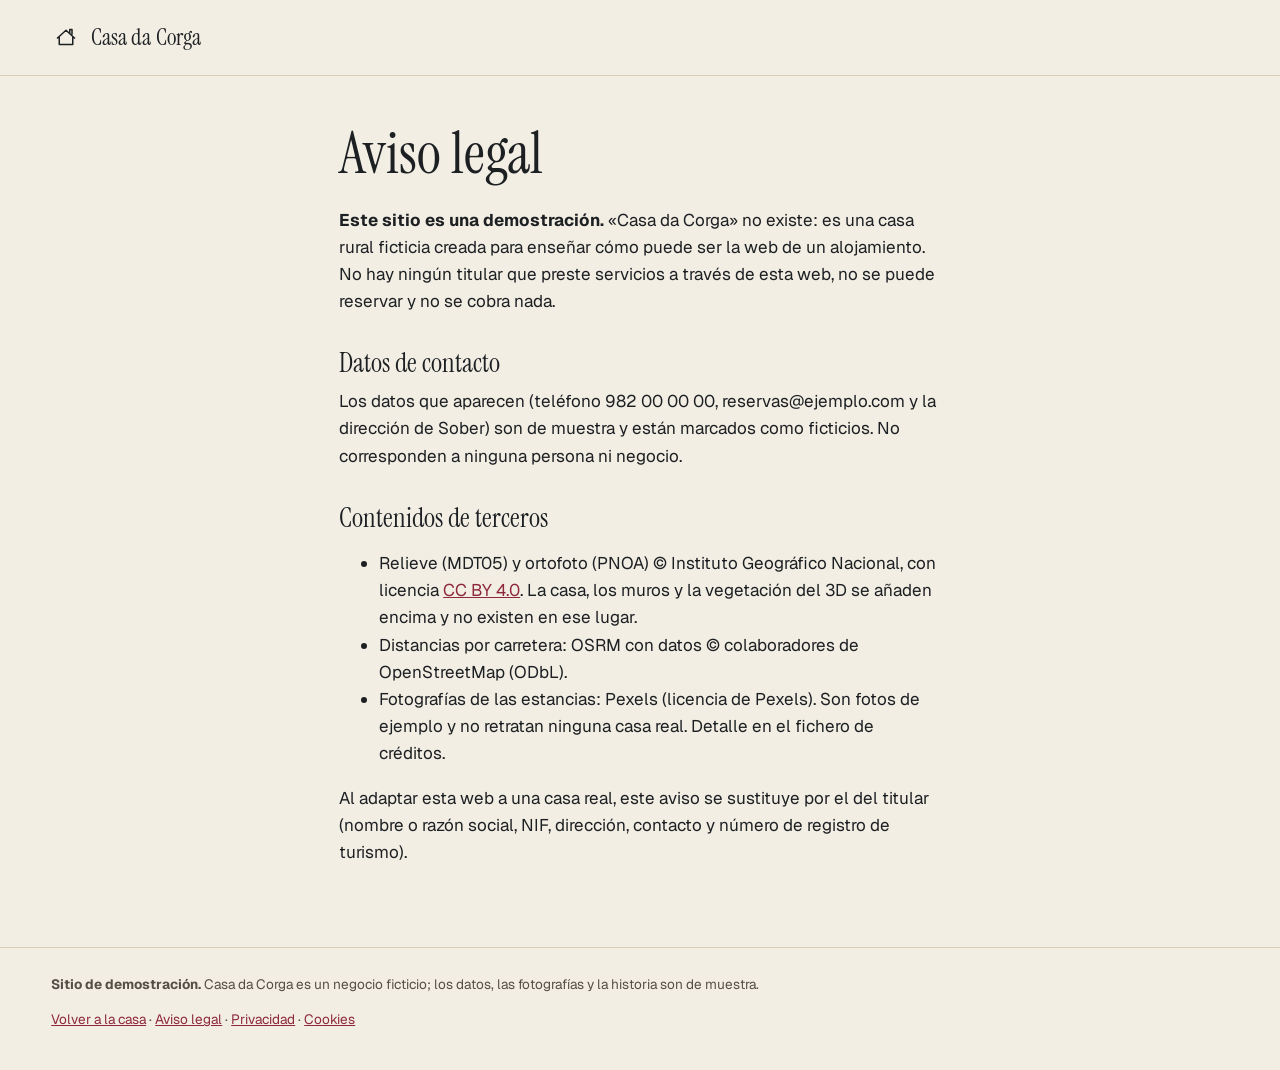
<file: aviso-legal.html>
<!doctype html>
<!-- SITIO DE DEMOSTRACIÓN. «Casa da Corga» es un negocio ficticio. -->
<html lang="es">
<head>
<meta charset="utf-8">
<meta name="robots" content="noindex, nofollow">
<meta name="viewport" content="width=device-width, initial-scale=1">
<title>Aviso legal · Casa da Corga</title>
<meta name="description" content="Aviso legal del sitio de demostración de Casa da Corga.">
<link rel="icon" href="favicon.svg" type="image/svg+xml">
<link rel="preconnect" href="https://fonts.googleapis.com">
<link rel="preconnect" href="https://fonts.gstatic.com" crossorigin>
<link rel="stylesheet" href="https://fonts.googleapis.com/css2?family=Geist:wght@400;500;600&family=Geist+Mono:wght@400;500&family=Instrument+Serif:ital@0;1&display=swap">
<link rel="stylesheet" href="css/estilo.css?v=1">
</head>
<body class="pagina">
<a class="saltar" href="#contenido">Saltar al contenido</a>
<header class="pagina-cabeza"><a class="marca" href="./"><svg class="marca-signo" viewBox="0 0 40 40" width="30" height="30" aria-hidden="true" focusable="false"><path d="M8 22 L20 11 L32 22 M11 20 V30 H29 V20 M25 15 V10 H28 V17" fill="none" stroke="currentColor" stroke-width="2" stroke-linejoin="round"/></svg><span class="marca-nombre">Casa da Corga</span></a></header>
<main id="contenido" class="pagina-texto">

<h1>Aviso legal</h1>
<p><b>Este sitio es una demostración.</b> «Casa da Corga» no existe: es una casa rural ficticia creada para enseñar cómo puede ser la web de un alojamiento. No hay ningún titular que preste servicios a través de esta web, no se puede reservar y no se cobra nada.</p>
<h2>Datos de contacto</h2>
<p>Los datos que aparecen (teléfono 982 00 00 00, reservas@ejemplo.com y la dirección de Sober) son de muestra y están marcados como ficticios. No corresponden a ninguna persona ni negocio.</p>
<h2>Contenidos de terceros</h2>
<ul>
<li>Relieve (MDT05) y ortofoto (PNOA) © Instituto Geográfico Nacional, con licencia <a href="https://creativecommons.org/licenses/by/4.0/deed.es">CC BY 4.0</a>. La casa, los muros y la vegetación del 3D se añaden encima y no existen en ese lugar.</li>
<li>Distancias por carretera: OSRM con datos © colaboradores de OpenStreetMap (ODbL).</li>
<li>Fotografías de las estancias: Pexels (licencia de Pexels). Son fotos de ejemplo y no retratan ninguna casa real. Detalle en el fichero de créditos.</li>
</ul>
<p>Al adaptar esta web a una casa real, este aviso se sustituye por el del titular (nombre o razón social, NIF, dirección, contacto y número de registro de turismo).</p>
</main>
<footer class="pagina-pie"><p><b>Sitio de demostración.</b> Casa da Corga es un negocio ficticio; los datos, las fotografías y la historia son de muestra.</p><p><a href="./">Volver a la casa</a> · <a href="aviso-legal.html">Aviso legal</a> · <a href="privacidad.html">Privacidad</a> · <a href="cookies.html">Cookies</a></p></footer>
</body>
</html>
</file>
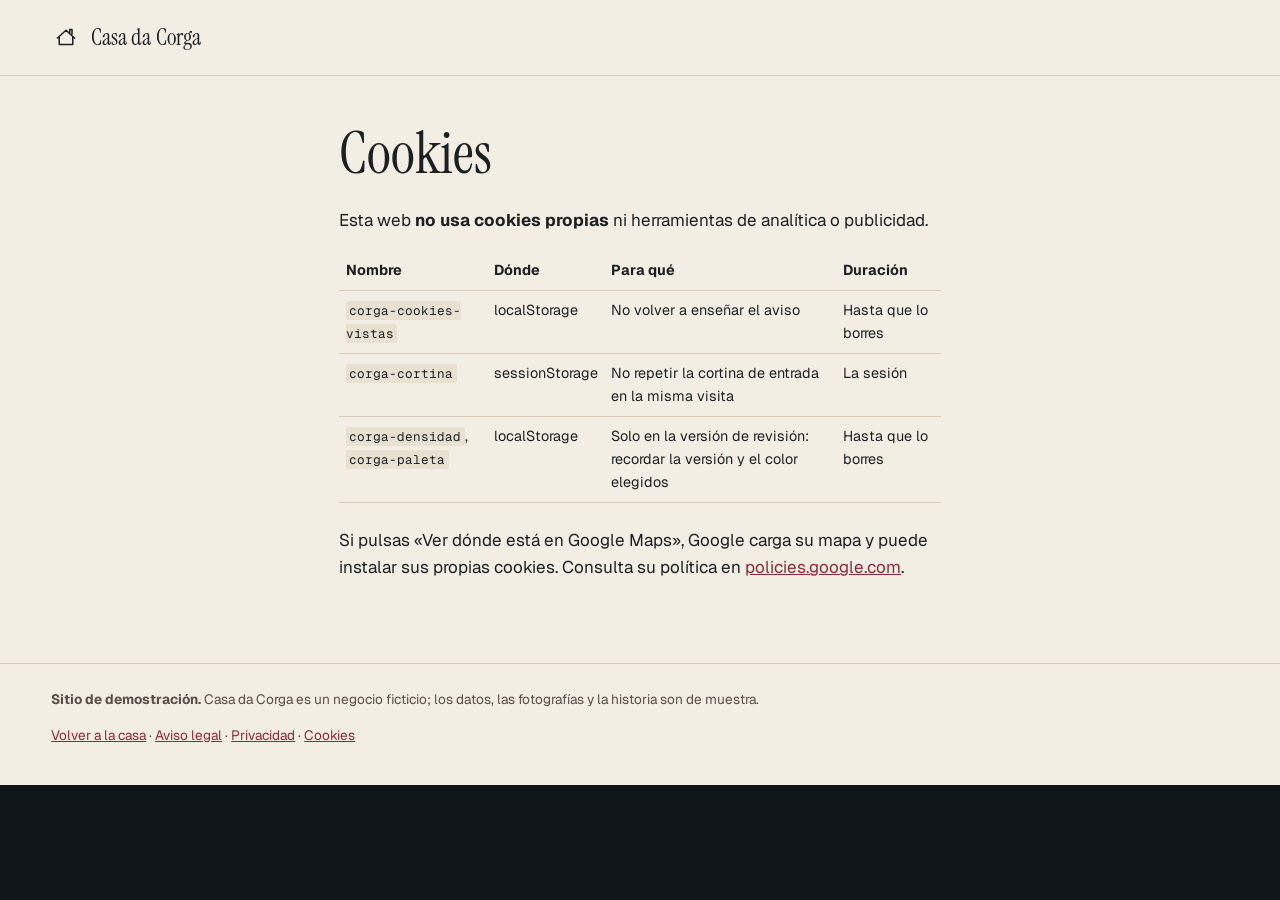
<file: cookies.html>
<!doctype html>
<!-- SITIO DE DEMOSTRACIÓN. «Casa da Corga» es un negocio ficticio. -->
<html lang="es">
<head>
<meta charset="utf-8">
<meta name="robots" content="noindex, nofollow">
<meta name="viewport" content="width=device-width, initial-scale=1">
<title>Cookies · Casa da Corga</title>
<meta name="description" content="Política de cookies del sitio de demostración de Casa da Corga.">
<link rel="icon" href="favicon.svg" type="image/svg+xml">
<link rel="preconnect" href="https://fonts.googleapis.com">
<link rel="preconnect" href="https://fonts.gstatic.com" crossorigin>
<link rel="stylesheet" href="https://fonts.googleapis.com/css2?family=Geist:wght@400;500;600&family=Geist+Mono:wght@400;500&family=Instrument+Serif:ital@0;1&display=swap">
<link rel="stylesheet" href="css/estilo.css?v=1">
</head>
<body class="pagina">
<a class="saltar" href="#contenido">Saltar al contenido</a>
<header class="pagina-cabeza"><a class="marca" href="./"><svg class="marca-signo" viewBox="0 0 40 40" width="30" height="30" aria-hidden="true" focusable="false"><path d="M8 22 L20 11 L32 22 M11 20 V30 H29 V20 M25 15 V10 H28 V17" fill="none" stroke="currentColor" stroke-width="2" stroke-linejoin="round"/></svg><span class="marca-nombre">Casa da Corga</span></a></header>
<main id="contenido" class="pagina-texto">

<h1>Cookies</h1>
<p>Esta web <b>no usa cookies propias</b> ni herramientas de analítica o publicidad.</p>
<table class="tabla">
<thead><tr><th>Nombre</th><th>Dónde</th><th>Para qué</th><th>Duración</th></tr></thead>
<tbody>
<tr><td><code>corga-cookies-vistas</code></td><td>localStorage</td><td>No volver a enseñar el aviso</td><td>Hasta que lo borres</td></tr>
<tr><td><code>corga-cortina</code></td><td>sessionStorage</td><td>No repetir la cortina de entrada en la misma visita</td><td>La sesión</td></tr>
<tr><td><code>corga-densidad</code>, <code>corga-paleta</code></td><td>localStorage</td><td>Solo en la versión de revisión: recordar la versión y el color elegidos</td><td>Hasta que lo borres</td></tr>
</tbody>
</table>
<p>Si pulsas «Ver dónde está en Google Maps», Google carga su mapa y puede instalar sus propias cookies. Consulta su política en <a href="https://policies.google.com/technologies/cookies?hl=es">policies.google.com</a>.</p>
</main>
<footer class="pagina-pie"><p><b>Sitio de demostración.</b> Casa da Corga es un negocio ficticio; los datos, las fotografías y la historia son de muestra.</p><p><a href="./">Volver a la casa</a> · <a href="aviso-legal.html">Aviso legal</a> · <a href="privacidad.html">Privacidad</a> · <a href="cookies.html">Cookies</a></p></footer>
</body>
</html>
</file>
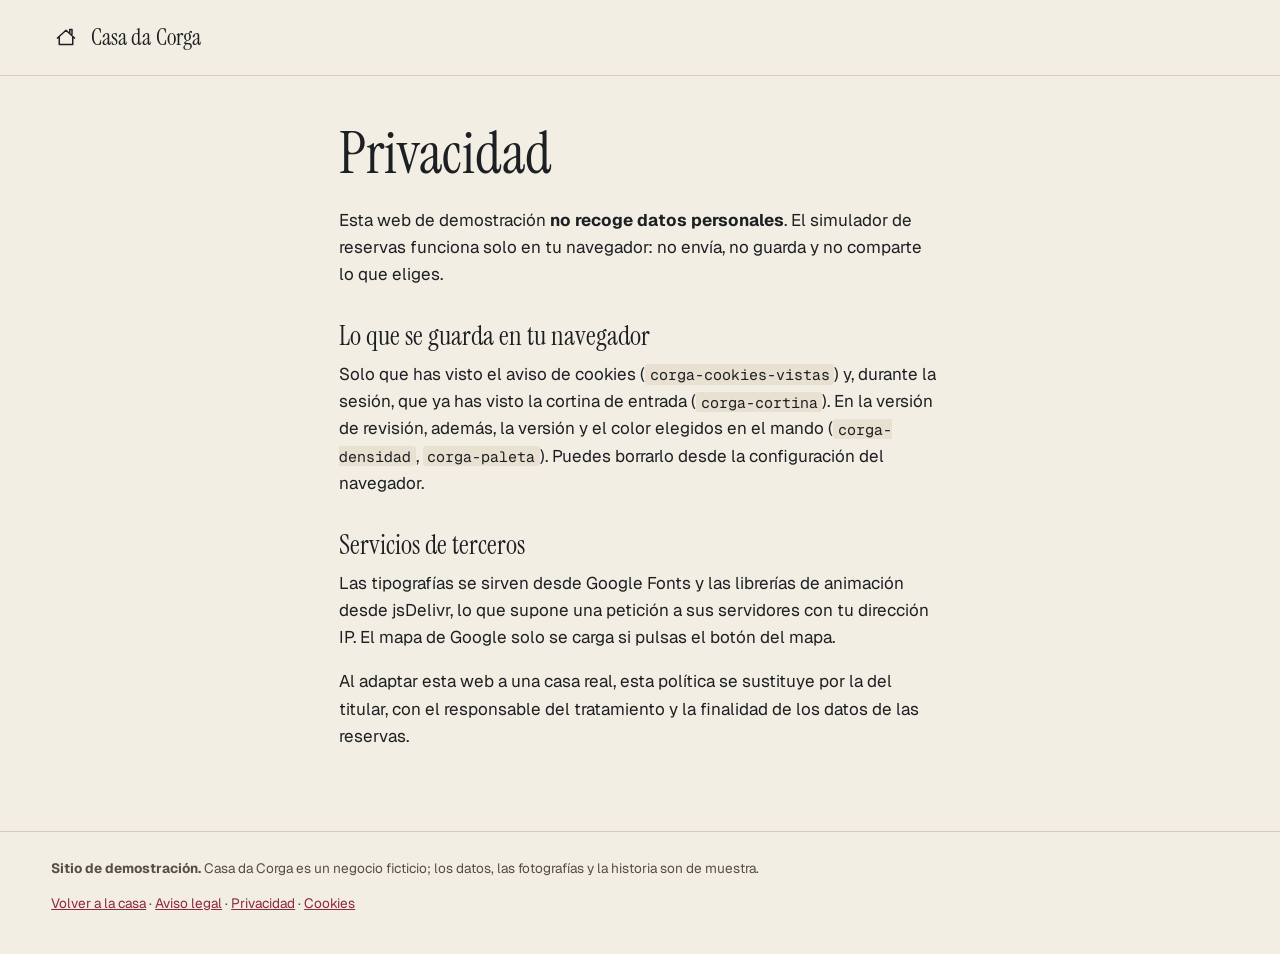
<file: privacidad.html>
<!doctype html>
<!-- SITIO DE DEMOSTRACIÓN. «Casa da Corga» es un negocio ficticio. -->
<html lang="es">
<head>
<meta charset="utf-8">
<meta name="robots" content="noindex, nofollow">
<meta name="viewport" content="width=device-width, initial-scale=1">
<title>Privacidad · Casa da Corga</title>
<meta name="description" content="Política de privacidad del sitio de demostración de Casa da Corga.">
<link rel="icon" href="favicon.svg" type="image/svg+xml">
<link rel="preconnect" href="https://fonts.googleapis.com">
<link rel="preconnect" href="https://fonts.gstatic.com" crossorigin>
<link rel="stylesheet" href="https://fonts.googleapis.com/css2?family=Geist:wght@400;500;600&family=Geist+Mono:wght@400;500&family=Instrument+Serif:ital@0;1&display=swap">
<link rel="stylesheet" href="css/estilo.css?v=1">
</head>
<body class="pagina">
<a class="saltar" href="#contenido">Saltar al contenido</a>
<header class="pagina-cabeza"><a class="marca" href="./"><svg class="marca-signo" viewBox="0 0 40 40" width="30" height="30" aria-hidden="true" focusable="false"><path d="M8 22 L20 11 L32 22 M11 20 V30 H29 V20 M25 15 V10 H28 V17" fill="none" stroke="currentColor" stroke-width="2" stroke-linejoin="round"/></svg><span class="marca-nombre">Casa da Corga</span></a></header>
<main id="contenido" class="pagina-texto">

<h1>Privacidad</h1>
<p>Esta web de demostración <b>no recoge datos personales</b>. El simulador de reservas funciona solo en tu navegador: no envía, no guarda y no comparte lo que eliges.</p>
<h2>Lo que se guarda en tu navegador</h2>
<p>Solo que has visto el aviso de cookies (<code>corga-cookies-vistas</code>) y, durante la sesión, que ya has visto la cortina de entrada (<code>corga-cortina</code>). En la versión de revisión, además, la versión y el color elegidos en el mando (<code>corga-densidad</code>, <code>corga-paleta</code>). Puedes borrarlo desde la configuración del navegador.</p>
<h2>Servicios de terceros</h2>
<p>Las tipografías se sirven desde Google Fonts y las librerías de animación desde jsDelivr, lo que supone una petición a sus servidores con tu dirección IP. El mapa de Google solo se carga si pulsas el botón del mapa.</p>
<p>Al adaptar esta web a una casa real, esta política se sustituye por la del titular, con el responsable del tratamiento y la finalidad de los datos de las reservas.</p>
</main>
<footer class="pagina-pie"><p><b>Sitio de demostración.</b> Casa da Corga es un negocio ficticio; los datos, las fotografías y la historia son de muestra.</p><p><a href="./">Volver a la casa</a> · <a href="aviso-legal.html">Aviso legal</a> · <a href="privacidad.html">Privacidad</a> · <a href="cookies.html">Cookies</a></p></footer>
</body>
</html>
</file>
<file: css/estilo.css>
/* ==================================================================
   Casa da Corga · estilo.css
   Plantilla «Cámara sobre raíl». Un mundo fijo detrás (3D o plan B) y
   el contenido pasando por encima: texto sobre el mundo en las paradas
   de paisaje; hojas de papel en las de leer (estancias, servicios) y
   el motor de reservas.
   ================================================================== */
[hidden] { display: none !important; }

:root {
  --papel: #f3eee4;
  --papel-2: #e8e0d0;
  --linea: #d6ccb9;
  --tinta: #1d2023;
  --tinta-suave: #554e46;          /* 6,9:1 sobre papel */
  --noche: #10151a;
  --noche-2: #192027;
  --claro: #f6f1e7;
  --claro-suave: #cfc8bb;          /* 11:1 sobre noche */
  --h: 14;                          /* matiz del acento (mencía) */
  --acento: oklch(.46 .14 var(--h));
  --acento-texto: oklch(.44 .135 var(--h));
  --acento-claro: oklch(.82 .085 var(--h));
  --sobre-acento: #fbf6ee;
  --foco: oklch(.83 .12 85);
  --f-titular: 'Instrument Serif', 'Iowan Old Style', Georgia, serif;
  --f-texto: 'Geist', system-ui, -apple-system, 'Segoe UI', sans-serif;
  --f-mono: 'Geist Mono', ui-monospace, Consolas, monospace;
  --margen: clamp(1rem, 4vw, 3.5rem);
  --cielo-hor: #8a7f96;
  color-scheme: light;
}
/* MANDO DE MAQUETA · paletas derivadas (rotan el matiz; misma luz y croma) */
.paleta-castano { --h: 52; }
.paleta-sil { --h: 232; }
/* /MANDO DE MAQUETA */

*, *::before, *::after { box-sizing: border-box; }
html { -webkit-text-size-adjust: 100%; overflow-x: clip; background: var(--noche); }
@media (prefers-reduced-motion: no-preference) { html:not(.lenis) { scroll-behavior: smooth; } }
html.lenis, html.lenis body { height: auto; }
.lenis.lenis-smooth { scroll-behavior: auto !important; }
.lenis.lenis-smooth [data-lenis-prevent] { overscroll-behavior: contain; }
.lenis.lenis-stopped { overflow: hidden; }
body {
  margin: 0; background: var(--noche); color: var(--claro);
  font: 400 1.0625rem/1.6 var(--f-texto); font-synthesis: none;
  -webkit-font-smoothing: antialiased; text-rendering: optimizeLegibility;
}
img, svg { display: block; max-width: 100%; }
img { height: auto; }
a { color: inherit; }
button { font: inherit; color: inherit; }
h1, h2, h3 { margin: 0; font-weight: 400; }
p { margin: 0 0 1em; }

:focus-visible {
  outline: 2px solid var(--foco); outline-offset: 3px;
  border-radius: 3px 3px 3px 12px;   /* la esquina de una losa de pizarra */
}
/* sobre papel, el foco va en el acento oscuro (el dorado no llega a 3:1 ahí) */
.hoja :focus-visible, .motor :focus-visible, .cookies :focus-visible, body.pagina :focus-visible, .saltar:focus-visible { outline-color: var(--acento-texto); }
.saltar { position: fixed; left: 1rem; top: -4rem; z-index: 100; background: var(--claro); color: var(--tinta); padding: .6rem 1rem; border-radius: 4px; }
.saltar:focus { top: 1rem; }
.visual-oculto { position: absolute; width: 1px; height: 1px; overflow: hidden; clip: rect(0 0 0 0); white-space: nowrap; }

/* ---------- datos ficticios: se ven marcados ---------- */
html.ficticio [data-dato="telefono"]::after, html.ficticio [data-dato="email"]::after,
html.ficticio [data-dato="direccion"]::after, html.ficticio .precio-ficticio::after {
  content: 'ficticio'; margin-left: .45em; padding: .05em .4em; border-radius: 3px;
  font: 500 .62rem/1.4 var(--f-mono); letter-spacing: .06em; text-transform: uppercase;
  vertical-align: .2em; background: oklch(.83 .12 85 / .22); color: inherit; border: 1px dashed currentColor;
}
.marca-ejemplo, .aviso-ejemplo b, .sello-demo b { font-family: var(--f-mono); font-weight: 500; letter-spacing: .04em; }
.marca-ejemplo { margin-left: .6em; padding: .1em .45em; border: 1px dashed currentColor; border-radius: 3px; font-size: .7em; text-transform: uppercase; }

/* ---------- botones ---------- */
.boton {
  display: inline-flex; align-items: center; gap: .5rem; border: 0; cursor: pointer; text-decoration: none;
  padding: .78rem 1.25rem; border-radius: 999px; font-weight: 500; font-size: .95rem; line-height: 1.1;
  transition: background-color .25s, color .25s, transform .25s;
}
.boton--acento { background: var(--acento); color: var(--sobre-acento); }
.boton--acento:hover { background: oklch(.4 .14 var(--h)); }
.boton--claro { background: rgb(246 241 231 / .92); color: var(--tinta); }
.boton--claro:hover { background: var(--claro); }
.boton:disabled { opacity: .55; cursor: not-allowed; }

/* ==================================================================
   CORTINA: el Sil se dibuja, la casa aparece al final del río y el
   panel se levanta con el borde curvo.
   ================================================================== */
.cortina {
  position: fixed; inset: 0; z-index: 90; background: #14181c; color: var(--claro);
  display: grid; place-items: center; pointer-events: auto;
}
.cortina[hidden], html.cortina-fuera .cortina, html.sin-cortina .cortina, html.sin-js .cortina { display: none; }
.cortina-dentro { width: min(78vw, 720px); display: grid; justify-items: center; gap: .6rem; }
.cortina-mapa { width: 100%; height: auto; overflow: visible; }
.cortina-rio { fill: none; stroke: oklch(.72 .07 230); stroke-width: 3; stroke-linecap: round; stroke-linejoin: round; stroke-dasharray: 1; stroke-dashoffset: 0; }
.cortina-casa path { fill: none; stroke: var(--acento-claro); stroke-width: 2.5; stroke-linejoin: round; stroke-dasharray: 1; }
.cortina-nombre { margin: 0; font: 400 clamp(2.4rem, 7vw, 4.6rem)/1.02 var(--f-titular); letter-spacing: -.01em; display: flex; gap: .25em; overflow: hidden; padding-bottom: .08em; }
.cortina-nombre span { display: inline-block; }
.cortina-pie { margin: 0; font: 400 .78rem/1 var(--f-mono); letter-spacing: .32em; text-transform: uppercase; color: var(--claro-suave); }
.cortina-borde { position: absolute; left: 0; top: 100%; width: 100%; height: 12vh; fill: #14181c; }
@media (prefers-reduced-motion: reduce) { .cortina { display: none !important; } }

/* ==================================================================
   CABECERA y MENÚ (blur al fijarse)
   ================================================================== */
.cabecera {
  position: fixed; top: 0; left: 0; right: 0; z-index: 40; height: 4.25rem;
  display: flex; align-items: center; justify-content: space-between; gap: 1rem;
  padding: 0 var(--margen); color: var(--claro);
  transition: background-color .35s, box-shadow .35s;
}
.cabecera.fija { background: rgb(16 21 26 / .55); -webkit-backdrop-filter: blur(14px) saturate(1.2); backdrop-filter: blur(14px) saturate(1.2); box-shadow: 0 1px 0 rgb(255 255 255 / .06); }
.marca { display: flex; align-items: center; gap: .6rem; text-decoration: none; }
.marca-nombre { font: 400 1.45rem/1 var(--f-titular); letter-spacing: .005em; }
.menu ol { list-style: none; margin: 0; padding: 0; display: flex; align-items: center; gap: clamp(.8rem, 2vw, 1.8rem); }
.menu a { text-decoration: none; font-size: .92rem; }
.menu a:not(.boton) { padding: .4rem 0; background: linear-gradient(currentColor, currentColor) 0 100% / 0 1px no-repeat; transition: background-size .3s; }
.menu a:not(.boton):hover, .menu a[aria-current="true"] { background-size: 100% 1px; }
.menu-num { font: 400 .7rem/1 var(--f-mono); opacity: .75; margin-right: .2rem; }
.menu-boton { display: none; }
@media (max-width: 860px) {
  .menu-boton {
    display: grid; place-items: center; width: 2.9rem; height: 2.9rem; border: 0; border-radius: 50%;
    background: rgb(246 241 231 / .14); cursor: pointer; position: relative; z-index: 2;
  }
  .menu-raya, .menu-raya::before { display: block; width: 1.15rem; height: 1.5px; background: currentColor; transition: transform .3s; }
  .menu-raya { position: relative; }
  .menu-raya::before { content: ''; position: absolute; top: 6px; }
  .menu-raya { transform: translateY(-3px); }
  .menu-boton[aria-expanded="true"] .menu-raya { transform: rotate(45deg); }
  .menu-boton[aria-expanded="true"] .menu-raya::before { transform: translateY(-6px) rotate(-90deg); }
  .menu {
    position: fixed; top: 0; left: 0; right: 0; height: 100dvh; z-index: 1;
    background: var(--noche); padding: 6rem var(--margen) 2rem;
    transform: translateY(-100%); visibility: hidden; transition: transform .5s cubic-bezier(.7, 0, .2, 1), visibility 0s .5s;
  }
  .menu.abierto { transform: none; visibility: visible; transition: transform .5s cubic-bezier(.7, 0, .2, 1); }
  .menu ol { flex-direction: column; align-items: flex-start; gap: 1.1rem; }
  .menu a:not(.boton) { font: 400 2.3rem/1.1 var(--f-titular); }
  .menu-reservar { margin-top: 1rem; }
}

/* ==================================================================
   EL MUNDO
   ================================================================== */
.mundo {
  position: fixed; top: 0; left: 0; width: 100%; height: 100lvh; z-index: 0; overflow: clip;
  background: linear-gradient(#1e2e5a, var(--cielo-hor) 70%, #2b2a24);
}
.plan-b, .plan-b svg { position: absolute; inset: 0; width: 100%; height: 100%; }
.plan-b { pointer-events: none; }   /* encima del lienzo: no puede quedarse con los arrastres de «Explorar» */
.mundo-lienzo { position: absolute; inset: 0; width: 100%; height: 100%; object-fit: cover; opacity: 0; transition: opacity 1.1s ease; }
.mundo.con-3d .mundo-lienzo { opacity: 1; }
.mundo.con-3d .plan-b { opacity: 0; transition: opacity 1.1s ease 1s; }
.mundo-lienzo.explorando { cursor: grab; touch-action: none; }
.mundo-velo {
  position: absolute; inset: 0; pointer-events: none;
  background: linear-gradient(180deg, rgb(10 13 16 / .38), rgb(10 13 16 / 0) 22%, rgb(10 13 16 / 0) 62%, rgb(10 13 16 / .45));
}
html.explorando .mundo { z-index: 30; }
html.explorando main, html.explorando .pie, html.explorando .hora, html.explorando .cabecera { opacity: 0; pointer-events: none; transition: opacity .4s; }

.hora {
  position: fixed; z-index: 20; right: var(--margen); bottom: 1.1rem; margin: 0;
  display: flex; gap: .7rem; align-items: center; padding: .45rem .8rem; border-radius: 999px;
  font: 400 .74rem/1.2 var(--f-mono); letter-spacing: .02em; color: var(--claro);
  background: rgb(16 21 26 / .48); -webkit-backdrop-filter: blur(8px); backdrop-filter: blur(8px);
  pointer-events: none;
}
.hora-hora { font-weight: 500; }
.hora span + span::before { content: '·'; margin-right: .7rem; opacity: .6; }
html[data-zona="hoja"] .hora { opacity: 0; transition: opacity .3s; }

.explorar { position: fixed; z-index: 35; left: var(--margen); bottom: 1.1rem; display: flex; gap: .6rem; align-items: center; }
html.revision .explorar { bottom: 8.6rem; }
html[data-zona="hoja"] .explorar-abrir, html:not(.con-3d) .explorar { display: none; }
.explorar-barra { display: flex; gap: .8rem; align-items: center; padding: .45rem .5rem .45rem 1rem; border-radius: 999px; background: rgb(16 21 26 / .7); -webkit-backdrop-filter: blur(10px); backdrop-filter: blur(10px); }
.explorar-barra p { margin: 0; font-size: .82rem; }
html.explorando .explorar-abrir { display: none; }
@media (max-width: 640px) { .explorar-barra p { display: none; } }

/* ==================================================================
   CONTENIDO
   ================================================================== */
main { position: relative; z-index: 2; overflow-x: clip; }   /* clip, no hidden: no rompe los sticky */
.punto { position: absolute; top: 0; left: 0; width: 1px; height: 1px; pointer-events: none; }
.punto--fin { top: auto; bottom: 0; }
.parada { position: relative; }
.antetitulo { font: 400 .78rem/1.4 var(--f-mono); letter-spacing: .14em; text-transform: uppercase; color: var(--claro-suave); margin-bottom: 1.1rem; }
.num { color: var(--acento-claro); margin-right: .5em; }
.titular { font: 400 clamp(2.3rem, 5.2vw, 4.4rem)/1.03 var(--f-titular); letter-spacing: -.012em; margin-bottom: 1.4rem; text-wrap: balance; }
.titular--enorme { font-size: clamp(3.6rem, 13vw, 11rem); line-height: .94; letter-spacing: -.025em; margin-bottom: 1.2rem; }

/* texto sobre el mundo: un velo local, no una tarjeta */
.bloque-texto { position: relative; isolation: isolate; max-width: 34rem; text-shadow: 0 1px 18px rgb(8 10 12 / .35); }
.bloque-texto::before {
  content: ''; position: absolute; z-index: -1; inset: -18% -40% -18% -45%; pointer-events: none;
  background: radial-gradient(closest-side, rgb(10 13 16 / .62), rgb(10 13 16 / .32) 55%, rgb(10 13 16 / 0));
}
.bloque-texto p:not(.antetitulo) { color: #ece6da; }

/* 01 · llegada */
.parada--llegada { padding: 0 var(--margen); }
.llegada-entrada { min-height: 100svh; display: flex; flex-direction: column; justify-content: flex-end; padding: 7rem 0 clamp(3.5rem, 9svh, 6rem); max-width: 62rem; }
.llegada-entrada .entradilla { font-size: clamp(1.1rem, 1.8vw, 1.35rem); max-width: 30rem; color: #f1ebdf; text-shadow: 0 1px 16px rgb(8 10 12 / .5); }
.bajar { display: flex; align-items: center; gap: .8rem; margin-top: 1.4rem; font: 400 .75rem/1 var(--f-mono); letter-spacing: .2em; text-transform: uppercase; color: var(--claro-suave); }
.bajar-linea { width: 3.5rem; height: 1px; background: currentColor; transform-origin: left; animation: bajar 2.4s cubic-bezier(.7, 0, .2, 1) infinite; }
@keyframes bajar { 0% { transform: scaleX(0); } 50% { transform: scaleX(1); transform-origin: left; } 51% { transform-origin: right; } 100% { transform: scaleX(0); transform-origin: right; } }
.llegada-vuelo { display: grid; }
.rotulo-vuelo {
  min-height: 95svh; display: flex; align-items: center; justify-content: center; text-align: center; margin: 0 auto;
  max-width: 24rem; font: 400 clamp(1.5rem, 2.6vw, 2.1rem)/1.2 var(--f-titular); text-shadow: 0 2px 22px rgb(8 10 12 / .65);
}
.llegada-frase { margin: 0 0 0 auto; padding: 32svh 0 40svh; max-width: 32rem; }

/* 02 · la casa · 04 · el entorno: bloques fijados */
.parada--casa { height: 290svh; }
.parada--entorno { height: 250svh; }
.pegado { position: sticky; top: 0; height: 100svh; display: flex; align-items: center; padding: 5rem var(--margen) 4rem; }
.parada--casa .bloque-texto { margin-right: auto; }
.parada--entorno .bloque-texto { margin-left: auto; max-width: 31rem; }
.cifras-linea { display: flex; flex-wrap: wrap; gap: 1.4rem 2.2rem; margin: 1.6rem 0 0; }
.cifras-linea div { display: grid; }
.cifras-linea dt { order: 2; font: 400 .7rem/1.3 var(--f-mono); letter-spacing: .12em; text-transform: uppercase; color: var(--claro-suave); }
.cifras-linea dd { margin: 0; font: 400 2.4rem/1 var(--f-titular); }
.casa-fachada { margin-top: 1.8rem; color: var(--claro); }
.fachada-svg { width: 100%; max-width: 26rem; height: auto; }
.fachada-trazo path { stroke-dasharray: 1; stroke-dashoffset: 0; opacity: calc(var(--trazo, 0)); transition: opacity .6s; }
.fachada-tanda { opacity: 0; transform: translateY(-18px); transition: opacity .45s, transform .55s cubic-bezier(.3, 1.4, .5, 1); }
.fachada-tanda.puesta { opacity: 1; transform: none; }

/* 04 · estaciones */
.estaciones { display: flex; flex-wrap: wrap; gap: .4rem; margin: .2rem 0 1rem; }
.estaciones button {
  border: 1px solid rgb(246 241 231 / .45); background: rgb(16 21 26 / .35); border-radius: 999px;
  padding: .5rem .95rem; cursor: pointer; font-size: .9rem; transition: background-color .25s, color .25s;
}
.estaciones button[aria-pressed="true"] { background: var(--claro); color: var(--tinta); border-color: var(--claro); }
.estacion-texto { min-height: 4.8em; }
.nota-mundo { font-size: .85rem; }
.cerca { list-style: none; margin: 1rem 0 .5rem; padding: 0; border-top: 1px solid rgb(246 241 231 / .22); }
.cerca li { display: flex; justify-content: space-between; gap: 1rem; padding: .55rem 0; border-bottom: 1px solid rgb(246 241 231 / .22); font-size: .95rem; }
.cerca-cuanto { font: 400 .82rem/1.6 var(--f-mono); white-space: nowrap; color: var(--claro-suave); }
.nota-fuente { font-size: .75rem; color: var(--claro-suave) !important; }

/* ---------- las hojas (papel encima del mundo) ---------- */
.hoja { color: var(--tinta); }
.hoja .antetitulo { color: var(--tinta-suave); }
.hoja .num { color: var(--acento-texto); }
.hoja-dentro { background: var(--papel); padding: clamp(2.5rem, 6vw, 5rem) var(--margen) clamp(3rem, 7vw, 6rem); position: relative; }
.hoja-borde { height: 9vh; background: var(--papel); clip-path: ellipse(70% 100% at 50% 100%); margin-top: 28svh; }
.hoja-cabeza { max-width: 52rem; margin-bottom: 2.5rem; position: relative; }
.aviso-ejemplo, .sello-demo { font-size: .88rem; padding: .7rem .9rem; border: 1px dashed var(--tinta-suave); border-radius: 6px; color: var(--tinta-suave); max-width: 44rem; }

/* 03 · estancias: índice fijo que marca la que se ve + fotos sin marco */
.estancias { display: grid; grid-template-columns: minmax(0, 15rem) minmax(0, 1fr); gap: clamp(1.5rem, 4vw, 4rem); }
.estancias-indice { position: sticky; top: 6rem; align-self: start; }
.estancias-indice ol { list-style: none; margin: 0; padding: 0; counter-reset: e; }
.estancias-indice li { counter-increment: e; }
.estancias-indice a { display: flex; gap: .7rem; align-items: baseline; padding: .5rem 0; text-decoration: none; color: var(--tinta-suave); border-bottom: 1px solid var(--linea); transition: color .25s; }
.estancias-indice a::before { content: counter(e, decimal-leading-zero); font: 400 .72rem/1 var(--f-mono); }
.estancias-indice a.es-actual { color: var(--tinta); }
.estancias-indice a.es-actual::after { content: ''; margin-left: auto; width: .55rem; height: .55rem; border-radius: 50%; background: var(--acento); align-self: center; }
.estancia { padding-bottom: clamp(2.5rem, 6vw, 4.5rem); scroll-margin-top: 6rem; }
.estancia header { display: flex; flex-wrap: wrap; align-items: baseline; justify-content: space-between; gap: .3rem 1rem; margin-bottom: .6rem; }
.estancia h3 { font: 400 clamp(1.9rem, 3.4vw, 2.7rem)/1.05 var(--f-titular); }
.estancia-tipo { order: 2; margin: 0; font: 400 .74rem/1.4 var(--f-mono); letter-spacing: .1em; text-transform: uppercase; color: var(--tinta-suave); }
.estancia > p { max-width: 38rem; color: var(--tinta-suave); }
.foto { margin: 1.2rem 0 0; position: relative; }
.foto img { width: 100%; aspect-ratio: 3 / 2; object-fit: cover; border-radius: 4px; background: var(--papel-2); }
.foto figcaption { position: absolute; left: .7rem; bottom: .7rem; font: 500 .66rem/1 var(--f-mono); letter-spacing: .08em; text-transform: uppercase; padding: .35rem .5rem; border-radius: 3px; background: rgb(16 21 26 / .62); color: var(--claro); }
html.con-movimiento .foto { clip-path: inset(8% 6% 8% 6% round 4px); transition: clip-path 1.1s cubic-bezier(.7, 0, .2, 1); }
html.con-movimiento .foto img { transform: scale(1.12); transition: transform 1.4s cubic-bezier(.2, .7, .2, 1); }
html.con-movimiento .foto.abierta { clip-path: inset(0 0 0 0 round 4px); }
html.con-movimiento .foto.abierta img { transform: none; }
@media (max-width: 760px) {
  .estancias { grid-template-columns: minmax(0, 1fr); }
  .estancias-indice { position: sticky; top: 4.25rem; z-index: 3; background: var(--papel); margin: 0 calc(-1 * var(--margen)); padding: .4rem var(--margen); overflow-x: auto; scrollbar-width: none; }
  .estancias-indice ol { display: flex; gap: 1.1rem; white-space: nowrap; }
  .estancias-indice a { border: 0; padding: .55rem 0; }
  .estancias-indice a.es-actual::after { display: none; }
  .estancias-indice a.es-actual { box-shadow: inset 0 -2px 0 var(--acento); }
}

/* 05 · servicios: hoja a un lado, el atardecer al otro */
.parada--servicios { padding-top: 70svh; }
.hoja--lado .hoja-dentro { max-width: 46rem; margin-left: auto; border-radius: 22px 0 0 22px; }
.ficha-cifras { display: grid; grid-template-columns: repeat(4, minmax(0, 1fr)); margin: 0 0 2.4rem; border-top: 1px solid var(--linea); border-bottom: 1px solid var(--linea); }
.ficha-cifras div { padding: 1.1rem 0 1rem; display: grid; justify-items: start; }
.ficha-cifras div + div { padding-left: 1rem; border-left: 1px solid var(--linea); }
.ficha-cifras dt { order: 2; font: 400 .72rem/1.3 var(--f-mono); letter-spacing: .1em; text-transform: uppercase; color: var(--tinta-suave); }
.ficha-cifras dd { margin: 0; font: 400 clamp(2.6rem, 6vw, 4rem)/1 var(--f-titular); color: var(--acento-texto); }
.servicios { list-style: none; margin: 0 0 2.6rem; padding: 0; display: grid; grid-template-columns: repeat(2, minmax(0, 1fr)); gap: 1.3rem 1.8rem; }
.servicios li { display: flex; gap: .85rem; align-items: flex-start; }
.servicios svg { flex: none; color: var(--acento-texto); margin-top: .1rem; }
.servicios b { display: block; font-weight: 600; font-size: .98rem; }
.servicios span { display: block; font-size: .9rem; color: var(--tinta-suave); line-height: 1.45; }
.normas { background: var(--papel-2); border-radius: 12px; padding: 1.4rem 1.4rem .6rem; }
.normas h3 { font: 400 1.6rem/1.1 var(--f-titular); margin-bottom: .9rem; }
.normas dl { margin: 0; display: grid; grid-template-columns: repeat(2, minmax(0, 1fr)); gap: 0 1.5rem; }
.normas div { padding: .55rem 0 .7rem; border-top: 1px solid var(--linea); }
.normas dt { font: 400 .7rem/1.4 var(--f-mono); letter-spacing: .1em; text-transform: uppercase; color: var(--tinta-suave); }
.normas dd { margin: .15rem 0 0; font-size: .95rem; }
@media (max-width: 640px) {
  .hoja--lado .hoja-dentro { border-radius: 18px 18px 0 0; }
  .ficha-cifras { grid-template-columns: repeat(2, minmax(0, 1fr)); }
  .ficha-cifras div:nth-child(3) { padding-left: 0; border-left: 0; }
  .ficha-cifras div:nth-child(n+3) { border-top: 1px solid var(--linea); }
  .servicios, .normas dl { grid-template-columns: minmax(0, 1fr); }
}

/* 06 · reservar, de noche */
.parada--reservar { padding: 60svh var(--margen) 10svh; }
.reservar-dentro { display: grid; grid-template-columns: minmax(0, 1fr) minmax(0, 30rem); gap: clamp(2rem, 5vw, 5rem); align-items: start; max-width: 76rem; margin: 0 auto; }
.contacto { font-style: normal; display: grid; gap: .3rem; margin: 1.4rem 0; }
.contacto a { font: 400 1.6rem/1.2 var(--f-titular); text-decoration: none; }
.contacto a:hover { text-decoration: underline; text-underline-offset: .15em; }
.mapa { margin-top: 1.2rem; }
.mapa iframe { width: 100%; height: 300px; border: 0; border-radius: 10px; display: block; }
.mapa-nota { font-size: .78rem; margin-top: .6rem; color: var(--claro-suave) !important; }
.motor { background: var(--papel); color: var(--tinta); border-radius: 18px; padding: 1.4rem; box-shadow: 0 30px 80px rgb(0 0 0 / .35); }
.motor h3 { font: 400 1.8rem/1.1 var(--f-titular); margin-bottom: .6rem; }
.sello-demo { font-size: .8rem; margin-bottom: 1rem; }
.cal-cabeza { display: flex; align-items: center; justify-content: space-between; margin-bottom: .5rem; }
.cal-cabeza p { margin: 0; font-weight: 600; text-transform: capitalize; }
.cal-nav { width: 2.4rem; height: 2.4rem; border-radius: 50%; border: 1px solid var(--linea); background: transparent; cursor: pointer; }
.cal-nav:disabled { opacity: .35; cursor: default; }
.cal-rejilla { display: grid; grid-template-columns: repeat(7, minmax(0, 1fr)); gap: 2px; }
.cal-sem { font: 400 .66rem/2 var(--f-mono); text-align: center; color: var(--tinta-suave); text-transform: uppercase; }
.cal-dia {
  aspect-ratio: 1; border: 0; border-radius: 8px; background: transparent; cursor: pointer; font-size: .88rem;
  display: grid; place-items: center; position: relative; color: var(--tinta);
}
.cal-dia:hover:not(:disabled) { background: var(--papel-2); }
.cal-dia.es-alta::after { content: ''; position: absolute; bottom: 4px; width: 4px; height: 4px; border-radius: 50%; background: var(--acento); opacity: .55; }
.cal-dia.es-ocupado { color: #8c8378; text-decoration: line-through; cursor: not-allowed; background: repeating-linear-gradient(-45deg, transparent 0 4px, rgb(85 78 70 / .1) 4px 6px); }
.cal-dia.es-pasado { color: #b2a99c; cursor: not-allowed; }
.cal-dia.es-tramo { background: oklch(.9 .04 var(--h)); border-radius: 0; }
.cal-dia.es-entrada, .cal-dia.es-salida { background: var(--acento); color: var(--sobre-acento); }
.cal-vacio { aspect-ratio: 1; }
.cal-leyenda { display: flex; flex-wrap: wrap; gap: .4rem 1rem; font-size: .76rem; color: var(--tinta-suave); margin: .6rem 0 0; }
.motor-pie { display: grid; gap: .9rem; margin-top: 1rem; }
.motor-personas { display: flex; align-items: center; justify-content: space-between; gap: 1rem; font-size: .92rem; }
.motor-personas select { font: inherit; padding: .45rem .6rem; border-radius: 8px; border: 1px solid var(--linea); background: #fff; color: var(--tinta); }
.motor-resumen { border-top: 1px solid var(--linea); padding-top: .8rem; font-size: .92rem; }
.motor-resumen p { margin: 0 0 .3rem; }
.motor-total { display: flex; justify-content: space-between; font-weight: 600; font-size: 1.05rem; }
.motor-pedir { justify-content: center; }
.motor-hecho { background: var(--papel-2); padding: .7rem .9rem; border-radius: 8px; font-size: .9rem; }
.motor-supuestos { font-size: .74rem; color: var(--tinta-suave); margin: 0; }
@media (max-width: 900px) { .reservar-dentro { grid-template-columns: minmax(0, 1fr); } }

/* ---------- pie: la noche, la casa encendida ---------- */
.pie { position: relative; z-index: 2; padding: 34svh var(--margen) 2.4rem; overflow-x: clip; }
.pie-dentro { max-width: 76rem; margin: 0 auto; }
.pie-frase { font: 400 clamp(2.4rem, 6vw, 5rem)/1.02 var(--f-titular); max-width: 14em; margin-bottom: 2.4rem; text-shadow: 0 2px 30px rgb(8 10 12 / .6); }
.pie-marca { font-family: var(--f-mono); font-size: .8rem; letter-spacing: .08em; color: var(--claro-suave); }
.pie-legal { display: flex; flex-wrap: wrap; gap: .4rem 1.4rem; margin: 1rem 0; font-size: .9rem; }
.pie-ign, .pie-demo { font-size: .8rem; color: var(--claro-suave); max-width: 52rem; }

/* ---------- cookies ---------- */
.cookies { position: fixed; z-index: 60; left: var(--margen); right: var(--margen); bottom: 1rem; max-width: 40rem; margin: 0 auto; gap: 1rem; align-items: center; padding: 1rem 1.1rem; border-radius: 14px; background: var(--papel); color: var(--tinta); box-shadow: 0 20px 60px rgb(0 0 0 / .35); font-size: .88rem; }
.cookies:not([hidden]) { display: flex; }
.cookies p { margin: 0; }
@media (max-width: 560px) { .cookies:not([hidden]) { flex-direction: column; align-items: stretch; } }

/* ---------- MANDO DE MAQUETA (no viaja al cliente) ---------- */
.mando { position: fixed; z-index: 55; left: var(--margen); bottom: 1rem; padding: .6rem .7rem; border-radius: 12px; background: rgb(16 21 26 / .82); -webkit-backdrop-filter: blur(10px); backdrop-filter: blur(10px); font-size: .78rem; display: grid; gap: .3rem; }
.mando-tit { margin: 0; font: 400 .64rem/1 var(--f-mono); letter-spacing: .12em; text-transform: uppercase; color: var(--claro-suave); }
.mando-fila { display: flex; gap: .3rem; }
.mando button { border: 1px solid rgb(246 241 231 / .3); background: transparent; border-radius: 999px; padding: .3rem .65rem; cursor: pointer; }
.mando button[aria-pressed="true"] { background: var(--claro); color: var(--tinta); }
html.cookies-abiertas .mando { display: none; }
/* la versión sobria: el mundo se queda en su sitio y cuenta datos; las hojas, opacas y sin velo */
.diario { display: none; }
html.sobria .diario {
  display: flex; position: fixed; z-index: 20; left: 50%; top: 4.9rem; transform: translateX(-50%); margin: 0; gap: .9rem;
  padding: .4rem .9rem; border-radius: 999px; font: 400 .72rem/1.2 var(--f-mono); background: rgb(16 21 26 / .55); color: var(--claro); white-space: nowrap;
}
html.sobria .diario span + span::before { content: '·'; margin-right: .9rem; opacity: .6; }
html.sobria .rotulo-vuelo { font-family: var(--f-mono); font-size: .95rem; letter-spacing: .02em; }
html.sobria .bloque-texto::before { background: radial-gradient(closest-side, rgb(10 13 16 / .78), rgb(10 13 16 / .5) 60%, rgb(10 13 16 / 0)); }
html[data-zona="hoja"] .diario, html.explorando .diario { opacity: 0; }
@media (max-width: 760px) { html.sobria .diario { top: 7.2rem; } }
/* /MANDO DE MAQUETA */

/* ---------- cursor propio (solo ratón) ---------- */
.cursor { display: none; }
html.con-cursor, html.con-cursor * { cursor: none !important; }
html.con-cursor .cursor { display: block; position: fixed; inset: 0; pointer-events: none; z-index: 95; }
.cursor-punto, .cursor-aro { position: fixed; top: 0; left: 0; border-radius: 50%; pointer-events: none; will-change: transform; }
.cursor-punto { width: 8px; height: 8px; margin: -4px 0 0 -4px; background: var(--acento-claro); box-shadow: 0 0 0 2px rgb(16 21 26 / .55); }
.cursor-aro { width: 38px; height: 38px; margin: -19px 0 0 -19px; border: 1.5px solid rgb(246 241 231 / .7); transition: width .25s, height .25s, margin .25s, background-color .25s, border-color .25s, opacity .25s; }
.cursor.activo .cursor-aro { width: 62px; height: 62px; margin: -31px 0 0 -31px; background: oklch(.82 .085 var(--h) / .38); border-color: transparent; }
.cursor.activo .cursor-punto { opacity: 0; }
.cursor.fuera .cursor-punto, .cursor.fuera .cursor-aro { opacity: 0; }
html.explorando .cursor { display: none; }
html.explorando, html.explorando * { cursor: auto !important; }

/* ---------- titulares partidos (solo con movimiento) ---------- */
.pal { display: inline-block; white-space: nowrap; }
.let { display: inline-block; }
html.con-movimiento [data-partir] .pal { overflow: hidden; padding: .14em .12em .28em; margin: -.14em -.12em -.28em; vertical-align: top; }
html.con-movimiento [data-partir] .let { transform: translateY(115%); transition: transform .9s cubic-bezier(.2, .8, .2, 1); transition-delay: calc(var(--i, 0) * 22ms); }
html.con-movimiento [data-partir].visto .let { transform: none; }

@media (prefers-reduced-motion: reduce) {
  *, *::before, *::after { animation-duration: .01ms !important; animation-iteration-count: 1 !important; transition-duration: .01ms !important; transition-delay: 0s !important; }
}
@media (max-width: 760px) {
  .pegado { align-items: flex-end; padding-bottom: 5.5rem; }
  .parada--entorno .bloque-texto, .parada--casa .bloque-texto { margin: 0; max-width: none; }
  .llegada-frase { padding: 30svh 0 38svh; }
  .hora { left: var(--margen); right: auto; bottom: auto; top: 4.6rem; }
  .bloque-texto::before { inset: -14% -30%; }
}

/* ---------- páginas sueltas (legales y 404) ---------- */
body.pagina { background: var(--papel); color: var(--tinta); }
.pagina-cabeza { padding: 1.4rem var(--margen); border-bottom: 1px solid var(--linea); }
.pagina-cabeza .marca { color: var(--tinta); }
.pagina-texto { max-width: 44rem; margin: 0 auto; padding: 3rem var(--margen) 4rem; }
.pagina-texto h1 { font: 400 clamp(2.4rem, 6vw, 3.6rem)/1.05 var(--f-titular); margin-bottom: 1.4rem; }
.pagina-texto h2 { font: 400 1.7rem/1.15 var(--f-titular); margin: 2rem 0 .6rem; }
.pagina-texto a:not(.boton) { color: var(--acento-texto); }
.pagina-texto code { font-family: var(--f-mono); font-size: .88em; background: var(--papel-2); padding: .05em .3em; border-radius: 3px; }
.tabla { width: 100%; border-collapse: collapse; font-size: .9rem; margin: 1rem 0 1.5rem; }
.tabla th, .tabla td { text-align: left; padding: .5rem .4rem; border-bottom: 1px solid var(--linea); vertical-align: top; }
.pagina-pie { border-top: 1px solid var(--linea); padding: 1.6rem var(--margen); font-size: .85rem; color: var(--tinta-suave); }
.pagina-pie a { color: var(--acento-texto); }
@media (max-width: 560px) { .tabla { display: block; overflow-x: auto; } }
</file>
